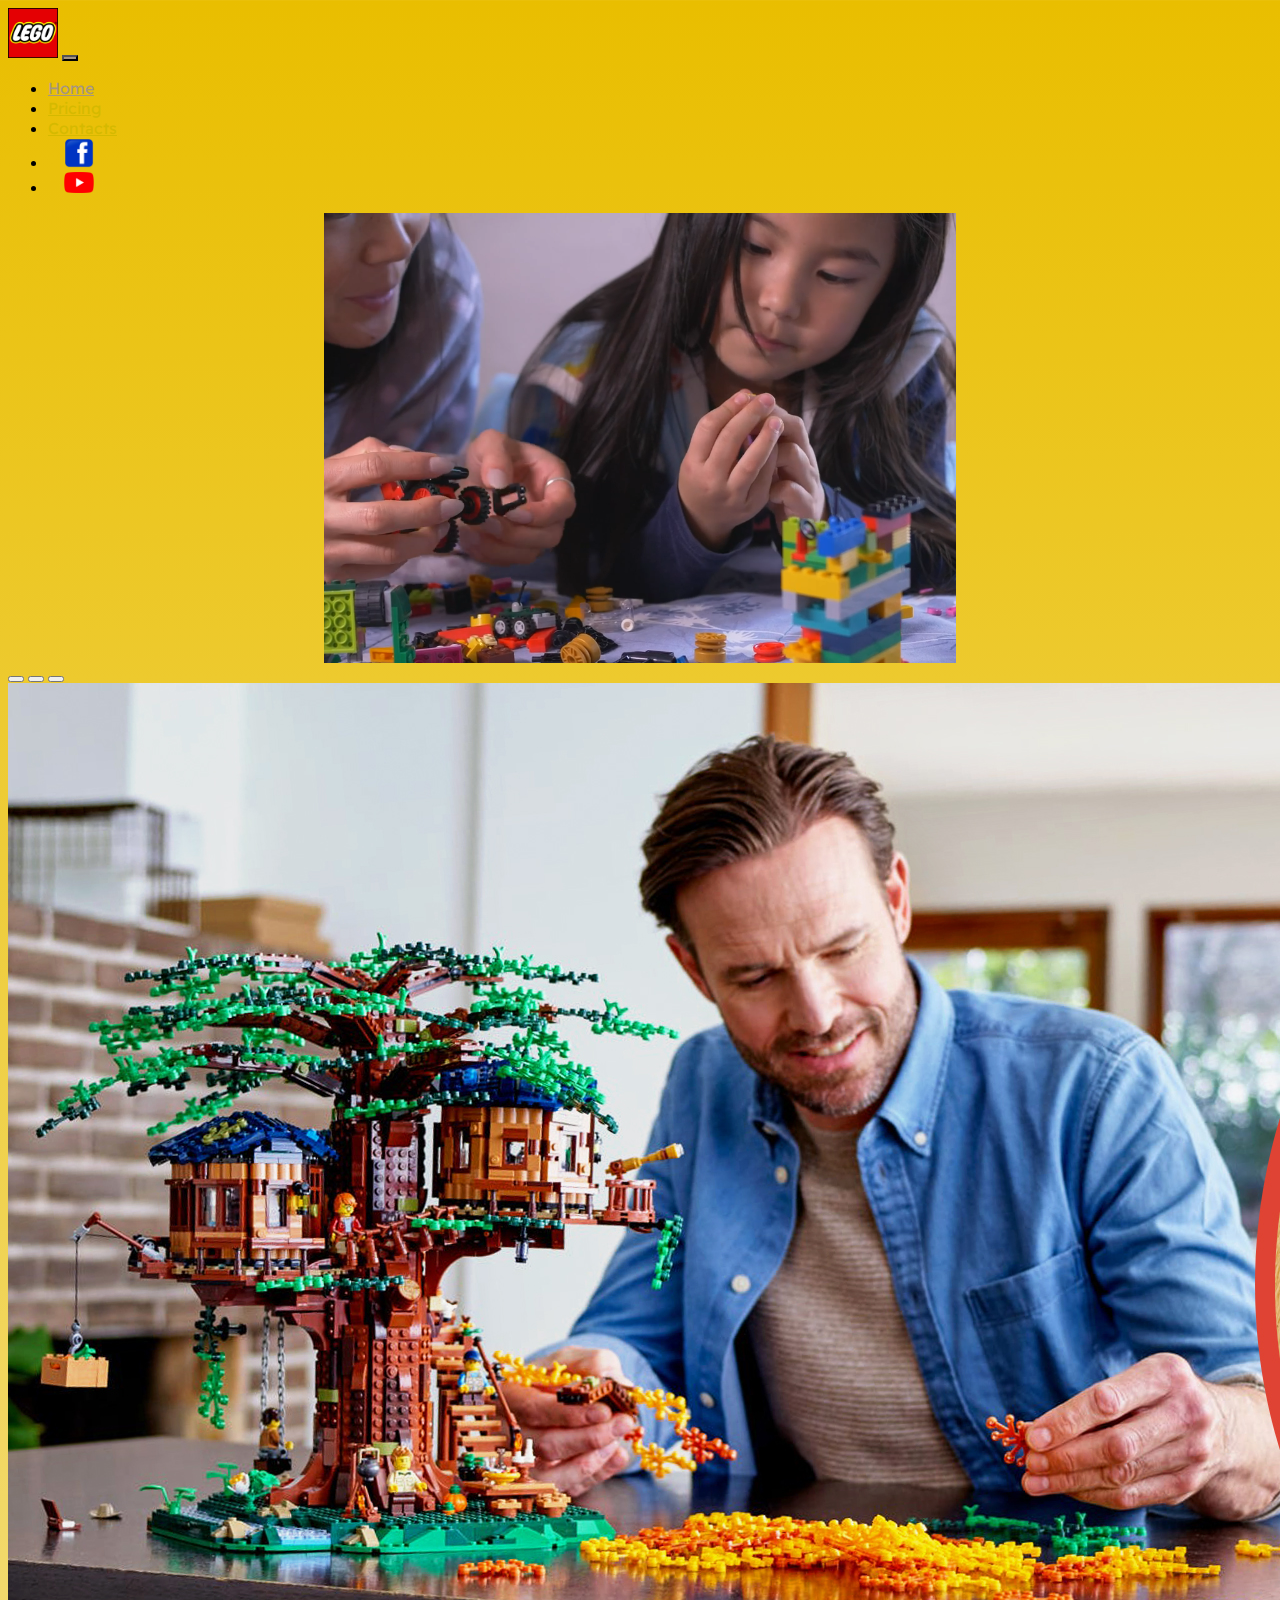
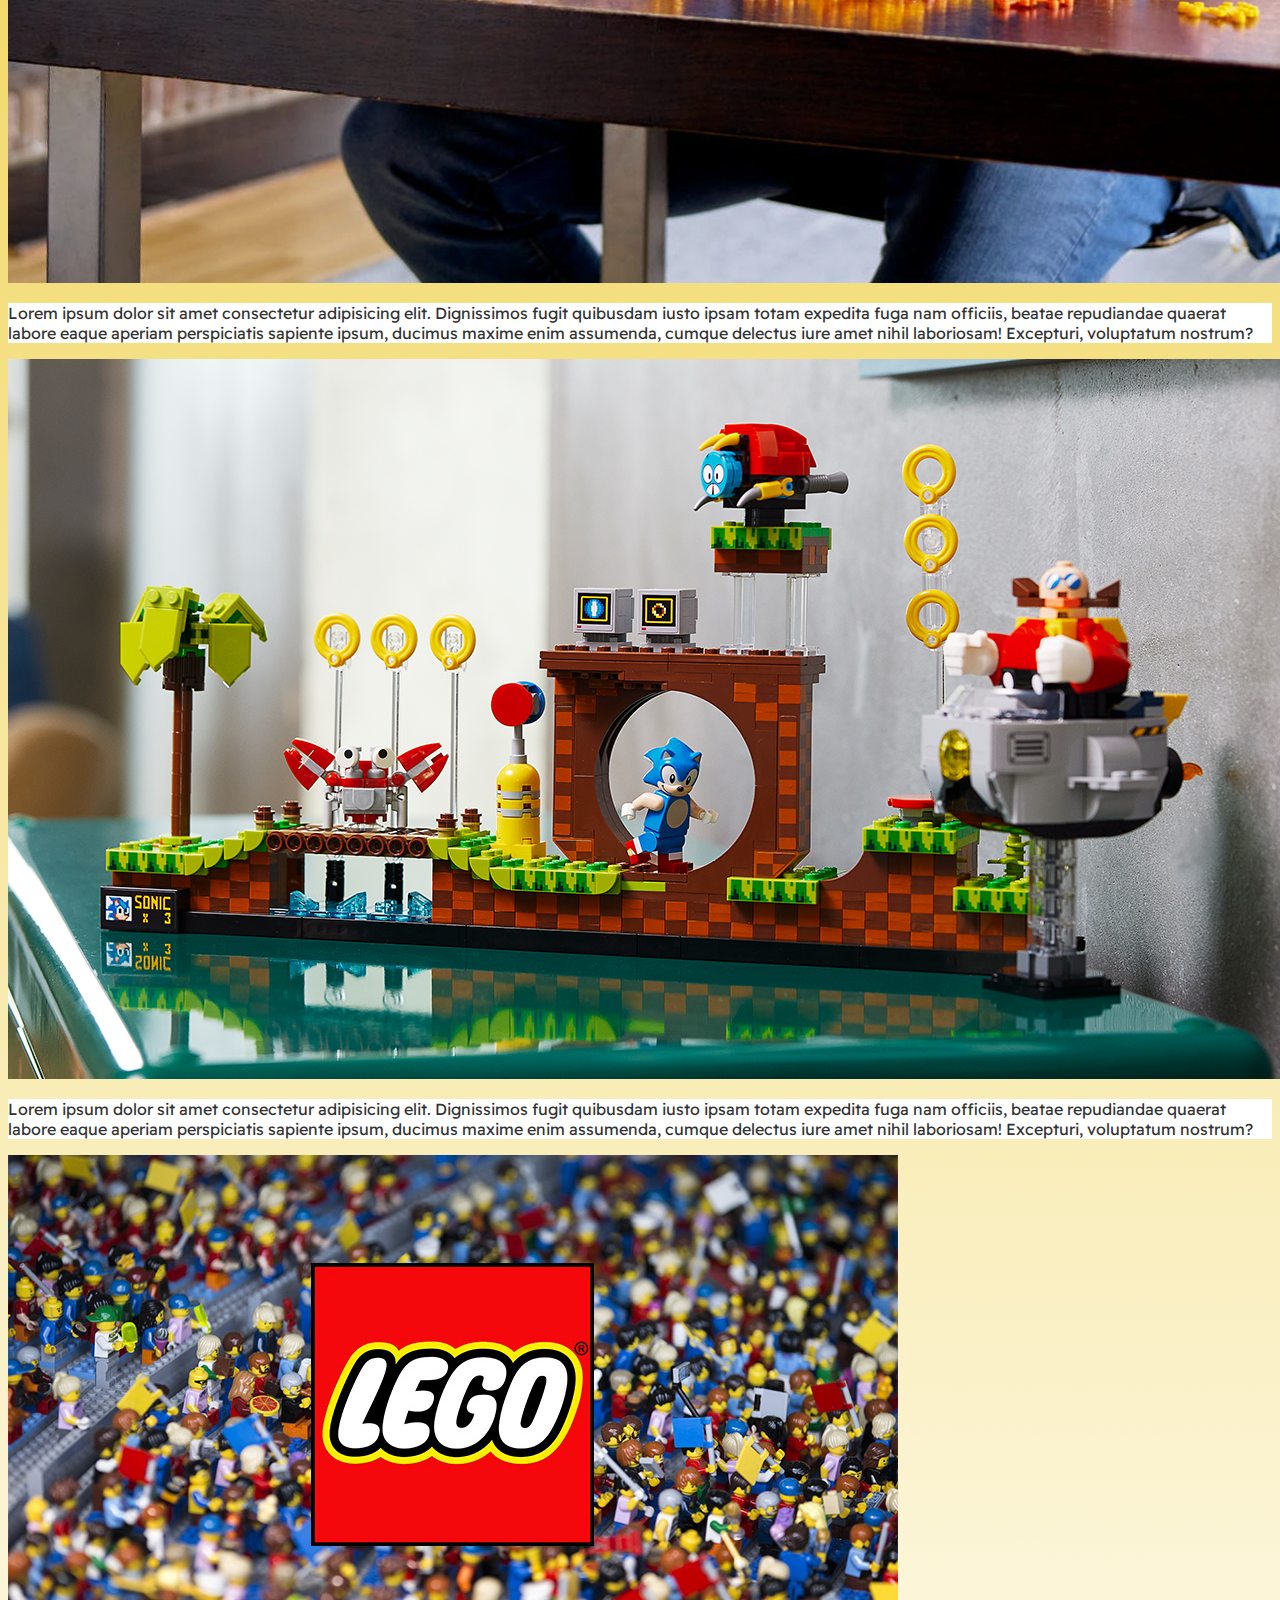
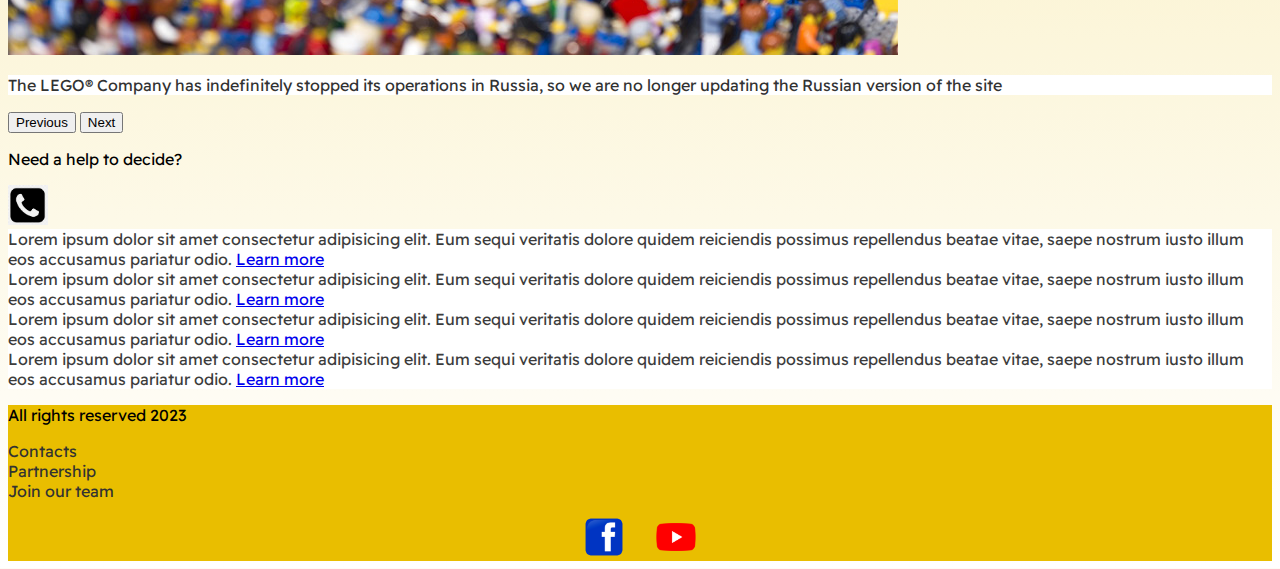
<file: index.html>
<!DOCTYPE html>
<html lang="en">

<head>
    <meta charset="UTF-8">
    <meta name="viewport" content="width=device-width, initial-scale=1.0">
    <link href="https://cdn.jsdelivr.net/npm/bootstrap@5.2.3/dist/css/bootstrap.min.css" rel="stylesheet"
        integrity="sha384-rbsA2VBKQhggwzxH7pPCaAqO46MgnOM80zW1RWuH61DGLwZJEdK2Kadq2F9CUG65" crossorigin="anonymous">
    <link rel="stylesheet" href="Source/styles/mycss.css">
    <link rel="stylesheet" href="Source/styles/bgvideo.css">
    <link rel="apple-touch-icon" sizes="180x180" href="Source/files/favicon_io/apple-touch-icon.png">
    <link rel="icon" type="image/png" sizes="32x32" href="Source/files/favicon_io/favicon-32x32.png">
    <link rel="icon" type="image/png" sizes="16x16" href="Source/files/favicon_io/favicon-16x16.png">
    <link rel="manifest" href="/site.webmanifest">
    <a href="Source/files/favicon_io/"></a>
    <title>LEGO Buy now!</title>
</head>

<body>
    <header>
        <nav class="navbar navbar-expand-lg bg-dark">
            <div class="container-fluid">
                <a class="navbar-brand" href="/"><img src="Source/files/LEGO_logo.svg.png" alt="Logo"></a>
                <button class="navbar-toggler" type="button" data-bs-toggle="collapse" data-bs-target="#navbarNav"
                    aria-controls="navbarNav" aria-expanded="false" aria-label="Toggle navigation">
                    <span class="navbar-toggler-icon"></span>
                </button>
                <div class="collapse navbar-collapse" id="navbarNav">
                    <ul class="navbar-nav">
                        <li class="nav-item">
                            <a class="nav-link active" aria-current="page" href="/">Home</a>
                        </li>
                        <li class="nav-item">
                            <a class="nav-link" href="pricing.html">Pricing</a>
                        </li>
                        <li class="nav-item">
                            <a class="nav-link" href="pricing.html">Contacts</a>
                        </li>
                        <li class="nav-item">
                            <a class="nav-link" href="pricing.html"><a href="https://en-us.facebook.com/"><img
                                        style="width: 30px; margin-inline: 1em;"
                                        src="Source/images/Facebook_icon.svg.png" alt=""></a></a>
                        </li>
                        <li class="nav-item">
                            <a class="nav-link" href="pricing.html"><a href="https://www.youtube.com/"><img
                                        style="width: 30px; margin-inline: 1em;"
                                        src="Source/images/YouTube_full-color_icon_(2017).svg.png" alt=""></a></a>
                        </li>
                    </ul>
                </div>
            </div>
        </nav>
    </header>
    <section>
       <div class="bgvideo">
           <video src="Source/files/mixkit-mother-and-daughter-playing-together-with-legos-42176-medium.mp4" type="video/mp4" autoplay muted loop></video>

       </div>
        <div class="container-fluid mt-4">
            <div class="row">
                <div class="col-lg-1">

                </div>
                <div class="col-lg-8 col-md-12">
                    <div class="row">
                        <div id="carouselExampleIndicators" class="carousel slide">
                            <div class="carousel-indicators">
                                <button type="button" data-bs-target="#carouselExampleIndicators" data-bs-slide-to="0"
                                    class="active" aria-current="true" aria-label="Slide 1"></button>
                                <button type="button" data-bs-target="#carouselExampleIndicators" data-bs-slide-to="1"
                                    aria-label="Slide 2"></button>
                                <button type="button" data-bs-target="#carouselExampleIndicators" data-bs-slide-to="2"
                                    aria-label="Slide 3"></button>
                            </div>
                            <div class="carousel-inner">
                                <div class="carousel-item active">
                                    <div class="d-block w-100">
                                        <div class="row">
                                            <div class="col-lg-6 col-md-6">
                                                <img src="Source/images/lego-sets-kr-2x1-tease-200908.jpg" class="w-100"
                                                    alt="">
                                            </div>
                                            <div class="col-lg-6 col-md-6 slide-text">
                                                <p>Lorem ipsum dolor sit amet consectetur adipisicing elit. Dignissimos
                                                    fugit quibusdam iusto ipsam totam expedita fuga nam officiis, beatae
                                                    repudiandae quaerat labore eaque aperiam perspiciatis sapiente
                                                    ipsum, ducimus maxime enim assumenda, cumque delectus iure amet
                                                    nihil laboriosam! Excepturi, voluptatum nostrum?</p>
                                            </div>
                                        </div>
                                    </div>
                                </div>
                                <div class="carousel-item">
                                    <div class="d-block w-100">
                                        <div class="row">
                                            <div class="col-lg-6 col-md-6">
                                                <img src="Source/images/TD9sqZaxeAlun9TEo9Uncw.png" class="w-100"
                                                    alt="">
                                            </div>
                                            <div class="col-lg-6 col-md-6 slide-text">
                                                <p>Lorem ipsum dolor sit amet consectetur adipisicing elit. Dignissimos
                                                    fugit quibusdam iusto ipsam totam expedita fuga nam officiis, beatae
                                                    repudiandae quaerat labore eaque aperiam perspiciatis sapiente
                                                    ipsum, ducimus maxime enim assumenda, cumque delectus iure amet
                                                    nihil laboriosam! Excepturi, voluptatum nostrum?</p>
                                            </div>
                                        </div>
                                    </div>
                                </div>
                                <div class="carousel-item">
                                    <div class="d-block w-100">
                                        <div class="row">
                                            <div class="col-lg-6 col-md-6">
                                                <img src="Source/images/legoooo.jpeg" class="w-100" alt="">
                                            </div>
                                            <div class="col-lg-6 col-md-6 slide-text">
                                                <p>The LEGO® Company has indefinitely stopped its operations in Russia,
                                                    so we are no longer updating the Russian version of the site</p>
                                            </div>
                                        </div>
                                    </div>
                                </div>
                            </div>
                            <button class="carousel-control-prev" type="button"
                                data-bs-target="#carouselExampleIndicators" data-bs-slide="prev">
                                <span class="carousel-control-prev-icon" aria-hidden="true"></span>
                                <span class="visually-hidden">Previous</span>
                            </button>
                            <button class="carousel-control-next" type="button"
                                data-bs-target="#carouselExampleIndicators" data-bs-slide="next">
                                <span class="carousel-control-next-icon" aria-hidden="true"></span>
                                <span class="visually-hidden">Next</span>
                            </button>
                        </div>
                        <div class="col-lg-12 col-md-12 text-center mt-4">
                            <p>Need a help to decide?</p>
                        </div>
                        <div class="col-lg-12 col-md-12 text-center mt-2">
                            <a href="#"><img class="call" style="width: 40px;" src="Source/files/images.png" alt=""></a>
                        </div>
                    </div>
                </div>
                <div class="col-lg-3 col-md-12">
                    <div class="row px-2">
                        <div class="col-lg-12 sidebar my-2">
                            Lorem ipsum dolor sit amet consectetur adipisicing elit. Eum sequi veritatis dolore quidem
                            reiciendis possimus repellendus beatae vitae, saepe nostrum iusto illum eos accusamus
                            pariatur odio. <a href="#">Learn more</a>
                        </div>
                        <div class="col-lg-12 sidebar my-2">
                            Lorem ipsum dolor sit amet consectetur adipisicing elit. Eum sequi veritatis dolore quidem
                            reiciendis possimus repellendus beatae vitae, saepe nostrum iusto illum eos accusamus
                            pariatur odio. <a href="#">Learn more</a>
                        </div>
                        <div class="col-lg-12 sidebar my-2">
                            Lorem ipsum dolor sit amet consectetur adipisicing elit. Eum sequi veritatis dolore quidem
                            reiciendis possimus repellendus beatae vitae, saepe nostrum iusto illum eos accusamus
                            pariatur odio. <a href="#">Learn more</a>
                        </div>
                        <div class="col-lg-12 sidebar my-2">
                            Lorem ipsum dolor sit amet consectetur adipisicing elit. Eum sequi veritatis dolore quidem
                            reiciendis possimus repellendus beatae vitae, saepe nostrum iusto illum eos accusamus
                            pariatur odio. <a href="#">Learn more</a>
                        </div>
                    </div>
                </div>
            </div>
        </div>
    </section>
    <footer class="mt-4">
        <div class="container-fluid">
            <div class="row">
                <div class="col-lg-4 col-md-12 useful-info text-center">
                    <p>
                        All rights reserved 2023
                    </p>
                </div>
                <div class="col-lg-4 col-md-12 useful-info text-center">
                    <p><a href="#">Contacts</a> <br> <a href="#">Partnership</a> <br> <a href="#">Join our team</a></p>
                </div>
                <div class="col-lg-4 col-md-12 media-links">
                    <a href="https://en-us.facebook.com/"><img style="width: 40px; margin-inline: 1em;"
                            src="Source/images/Facebook_icon.svg.png" alt=""></a>
                    <a href="https://www.youtube.com/"><img style="width: 40px; margin-inline: 1em;"
                            src="Source/images/YouTube_full-color_icon_(2017).svg.png" alt=""></a>
                </div>
            </div>
        </div>
    </footer>

    <script src="https://cdn.jsdelivr.net/npm/bootstrap@5.2.3/dist/js/bootstrap.bundle.min.js"
        integrity="sha384-kenU1KFdBIe4zVF0s0G1M5b4hcpxyD9F7jL+jjXkk+Q2h455rYXK/7HAuoJl+0I4"
        crossorigin="anonymous"></script>
</body>

</html>
</file>
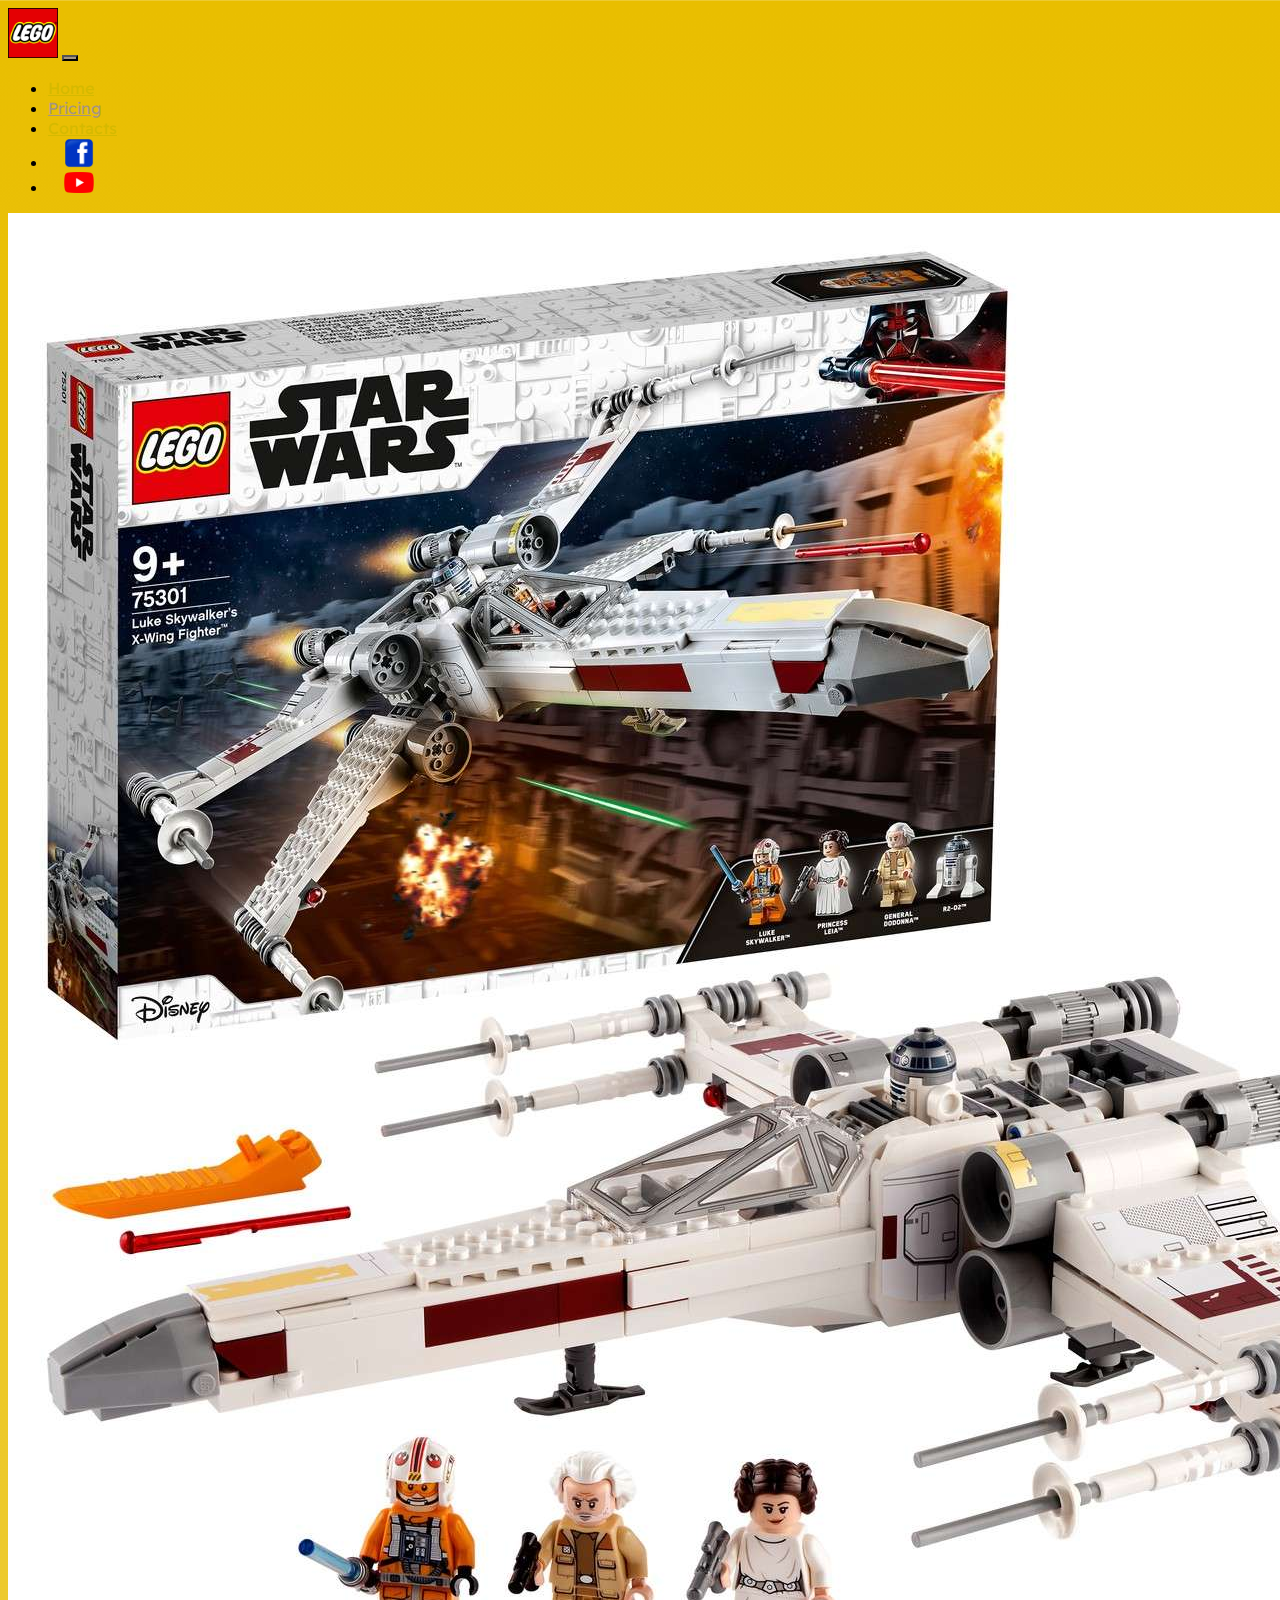
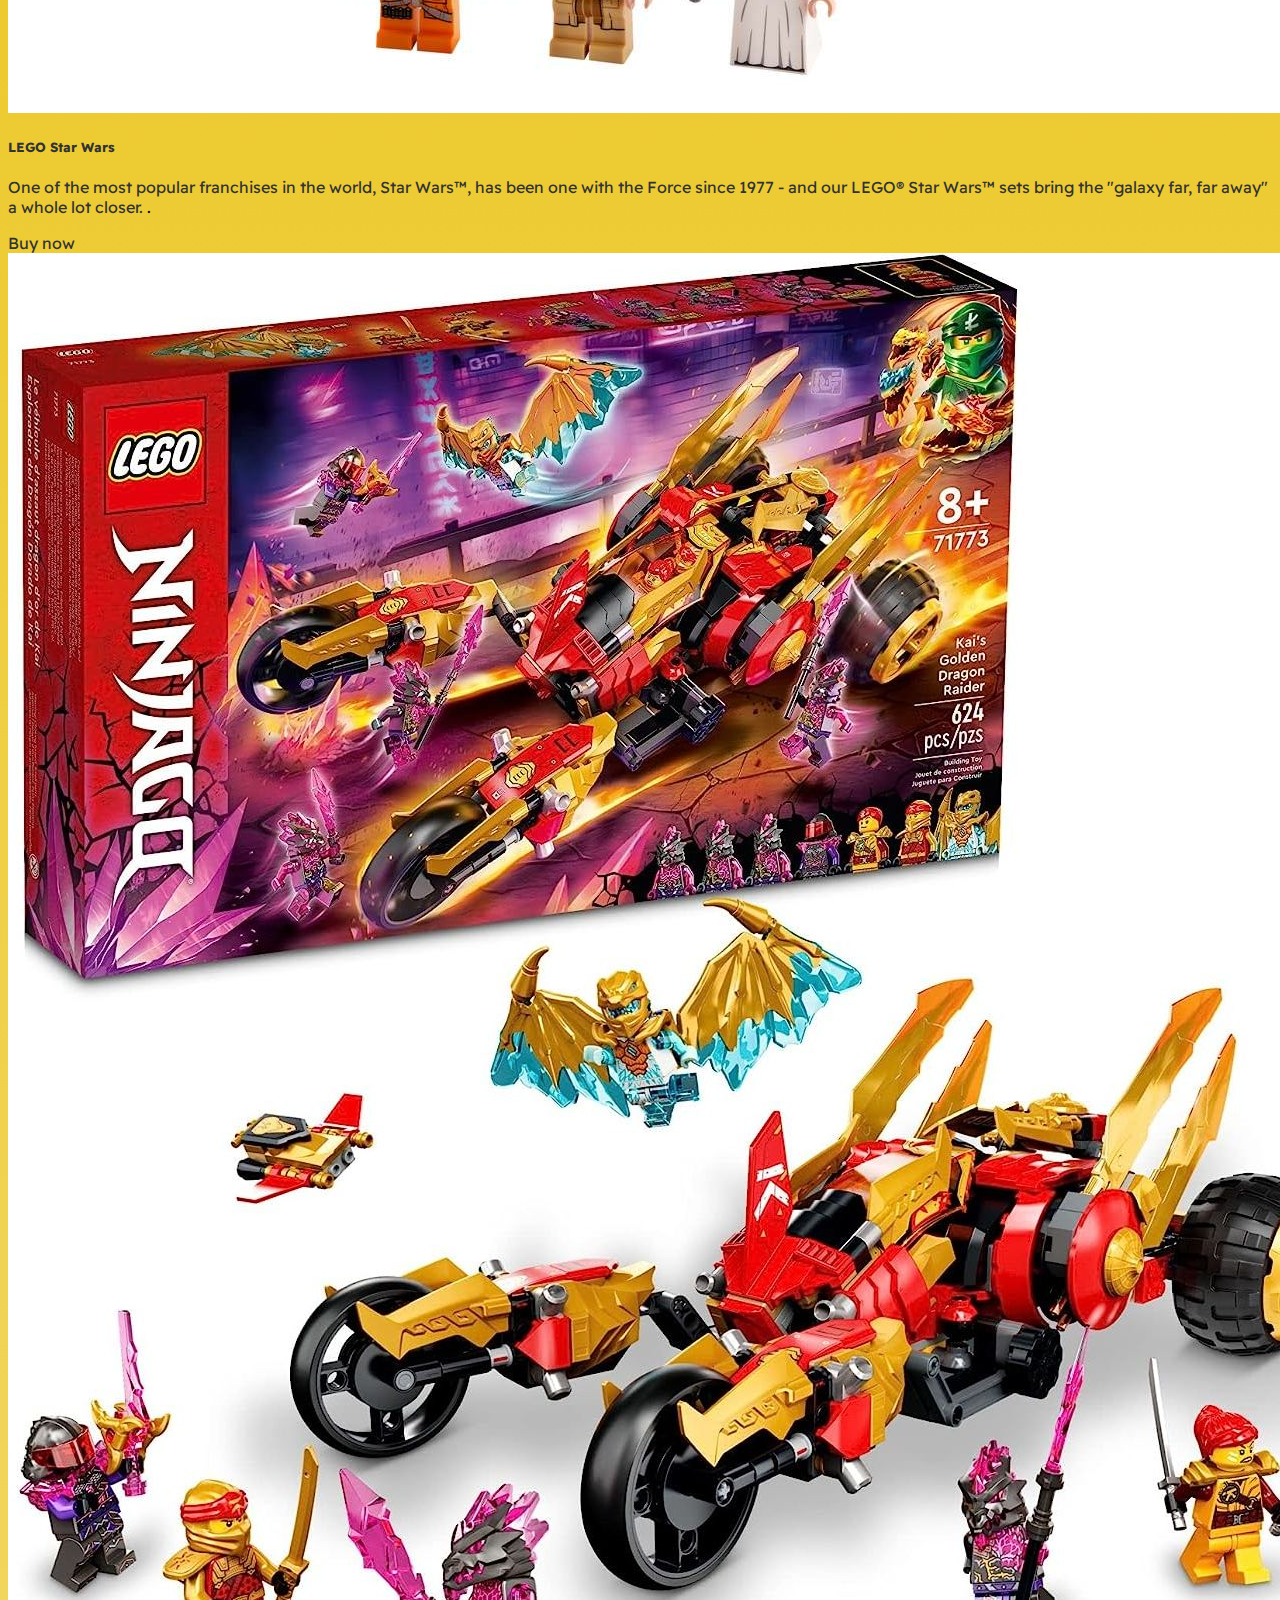
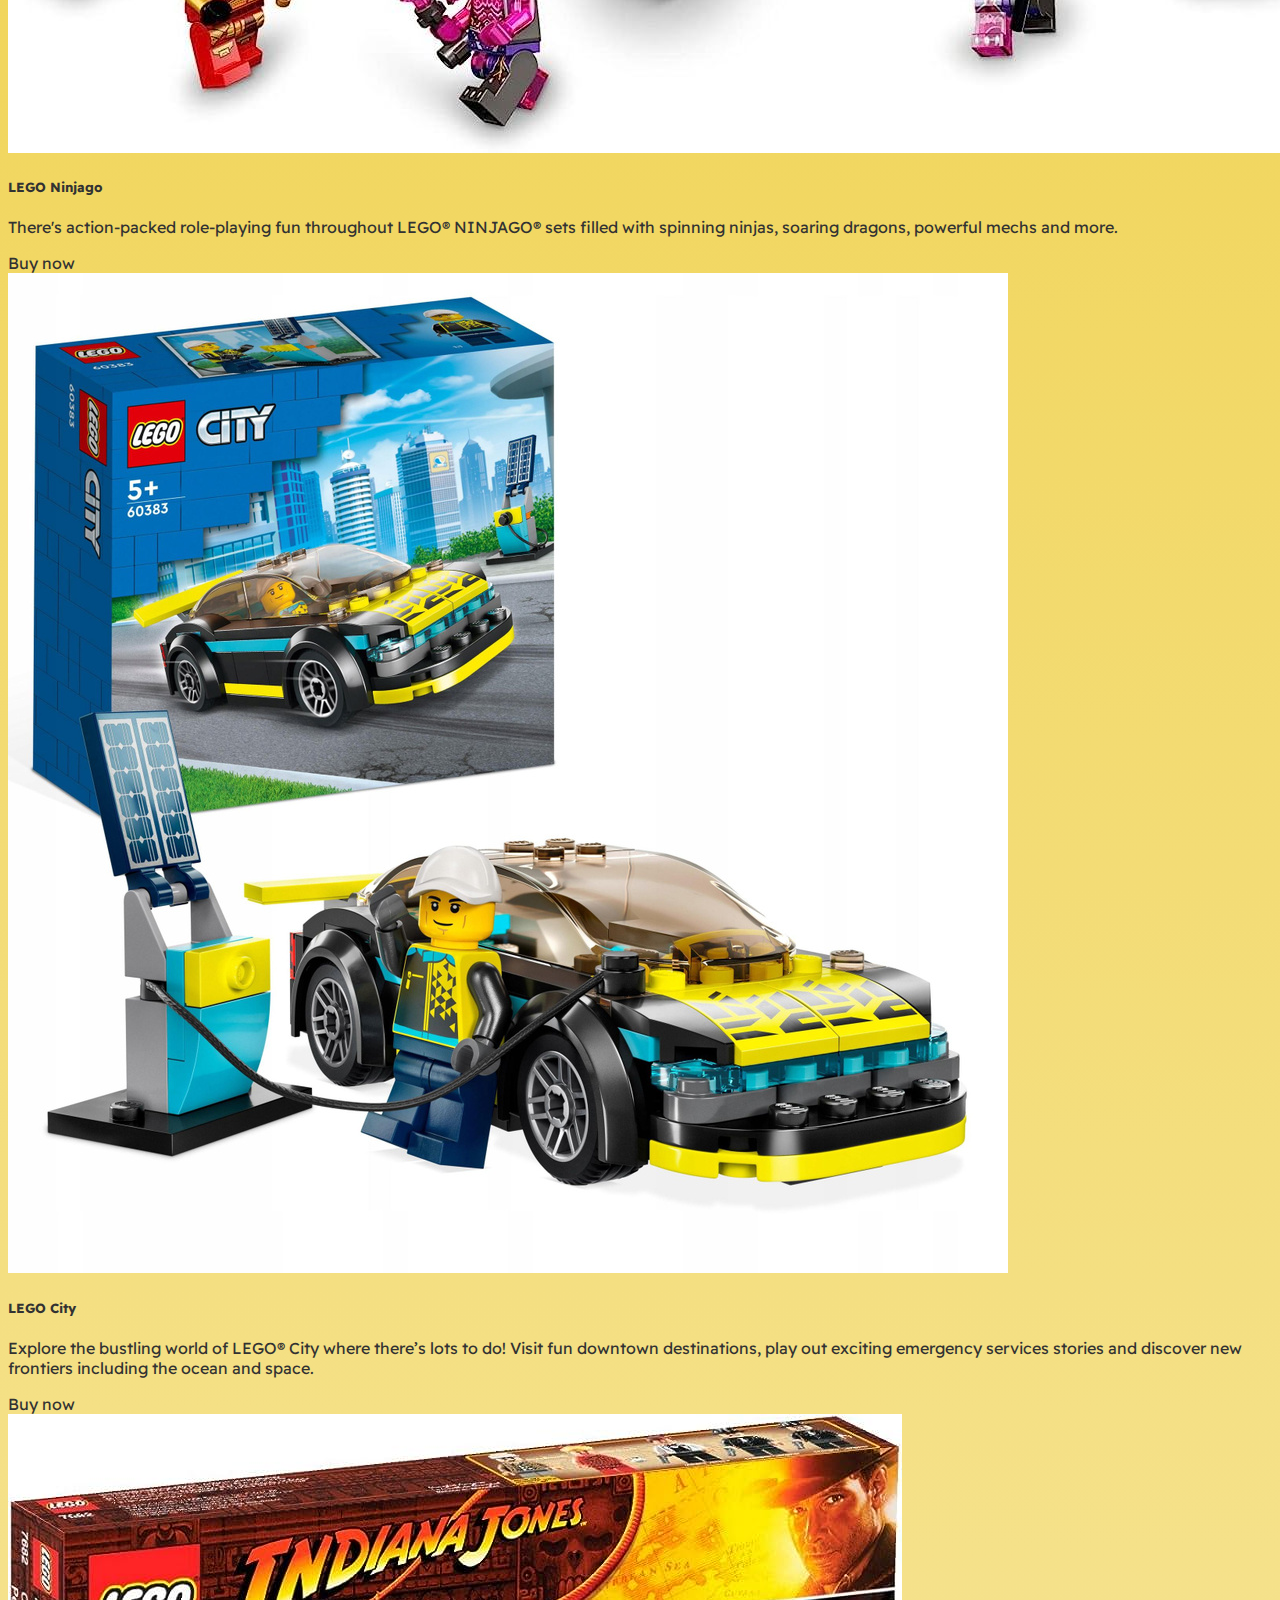
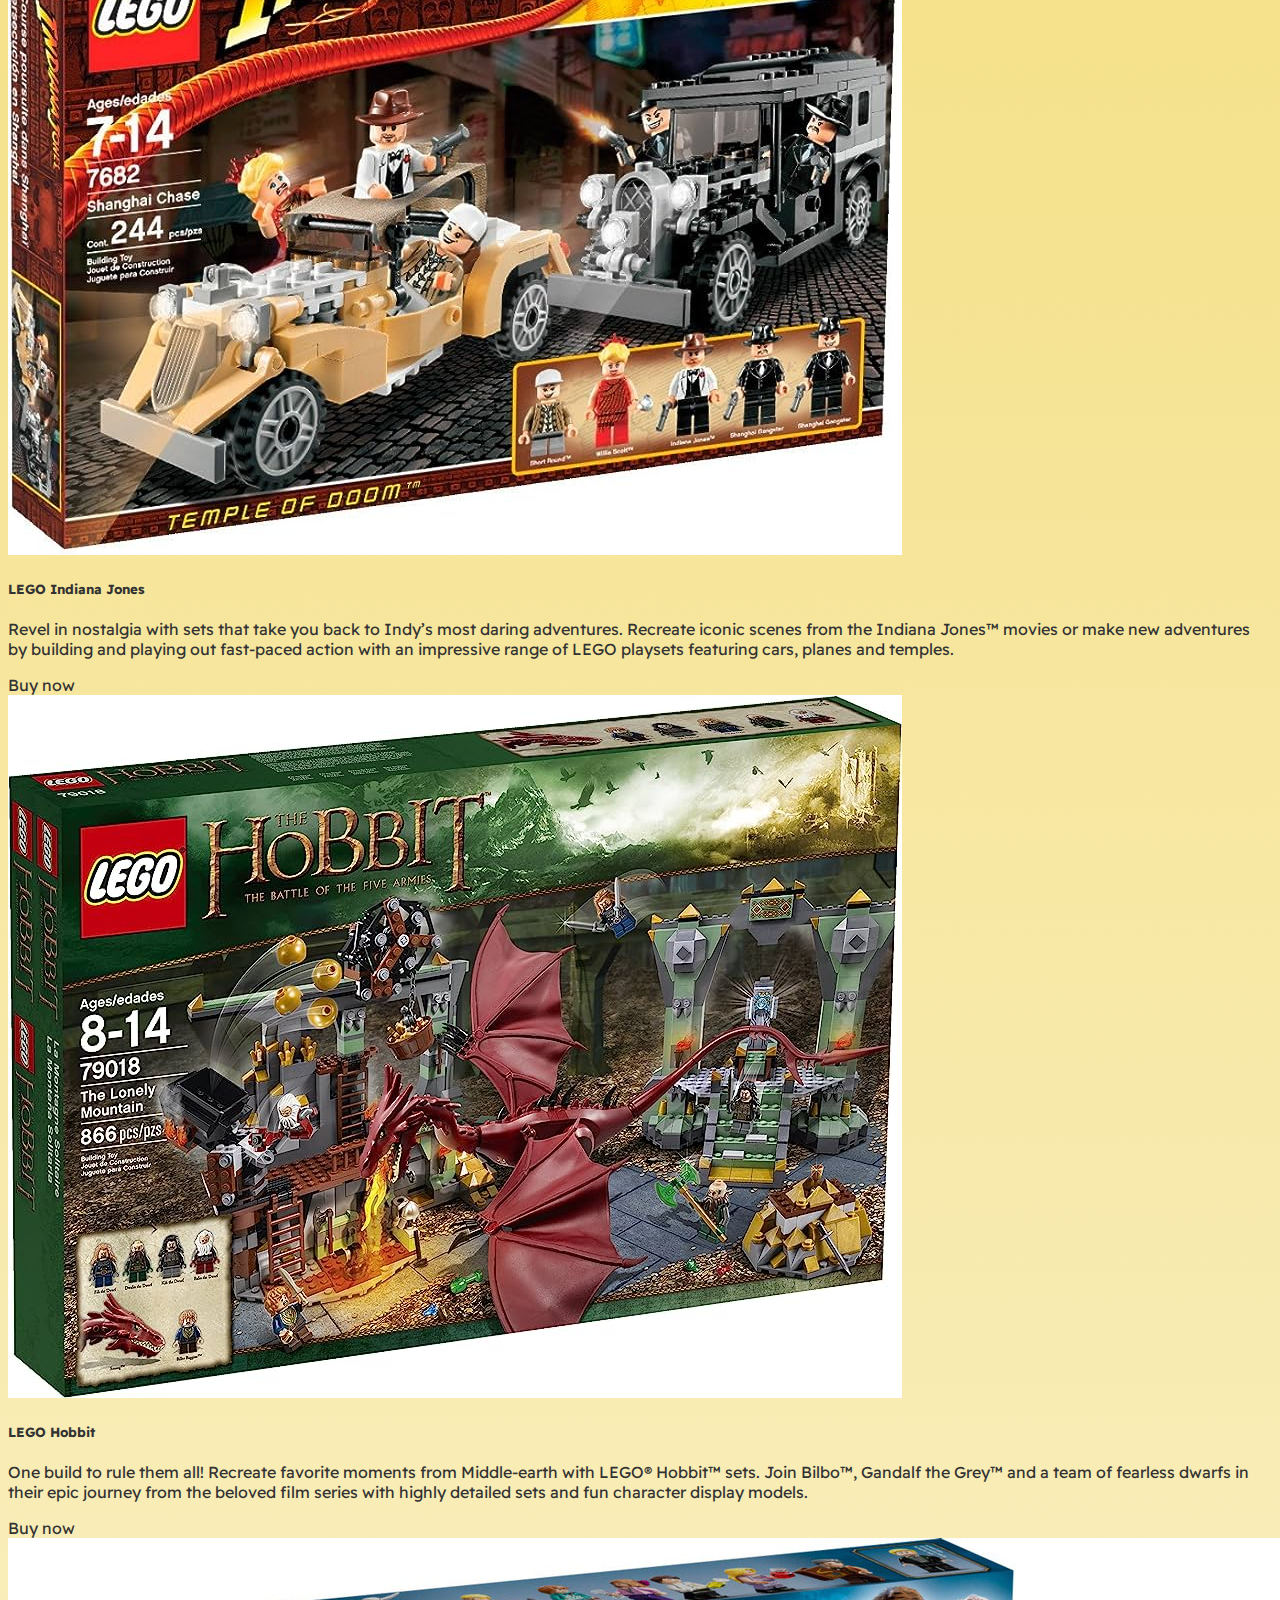
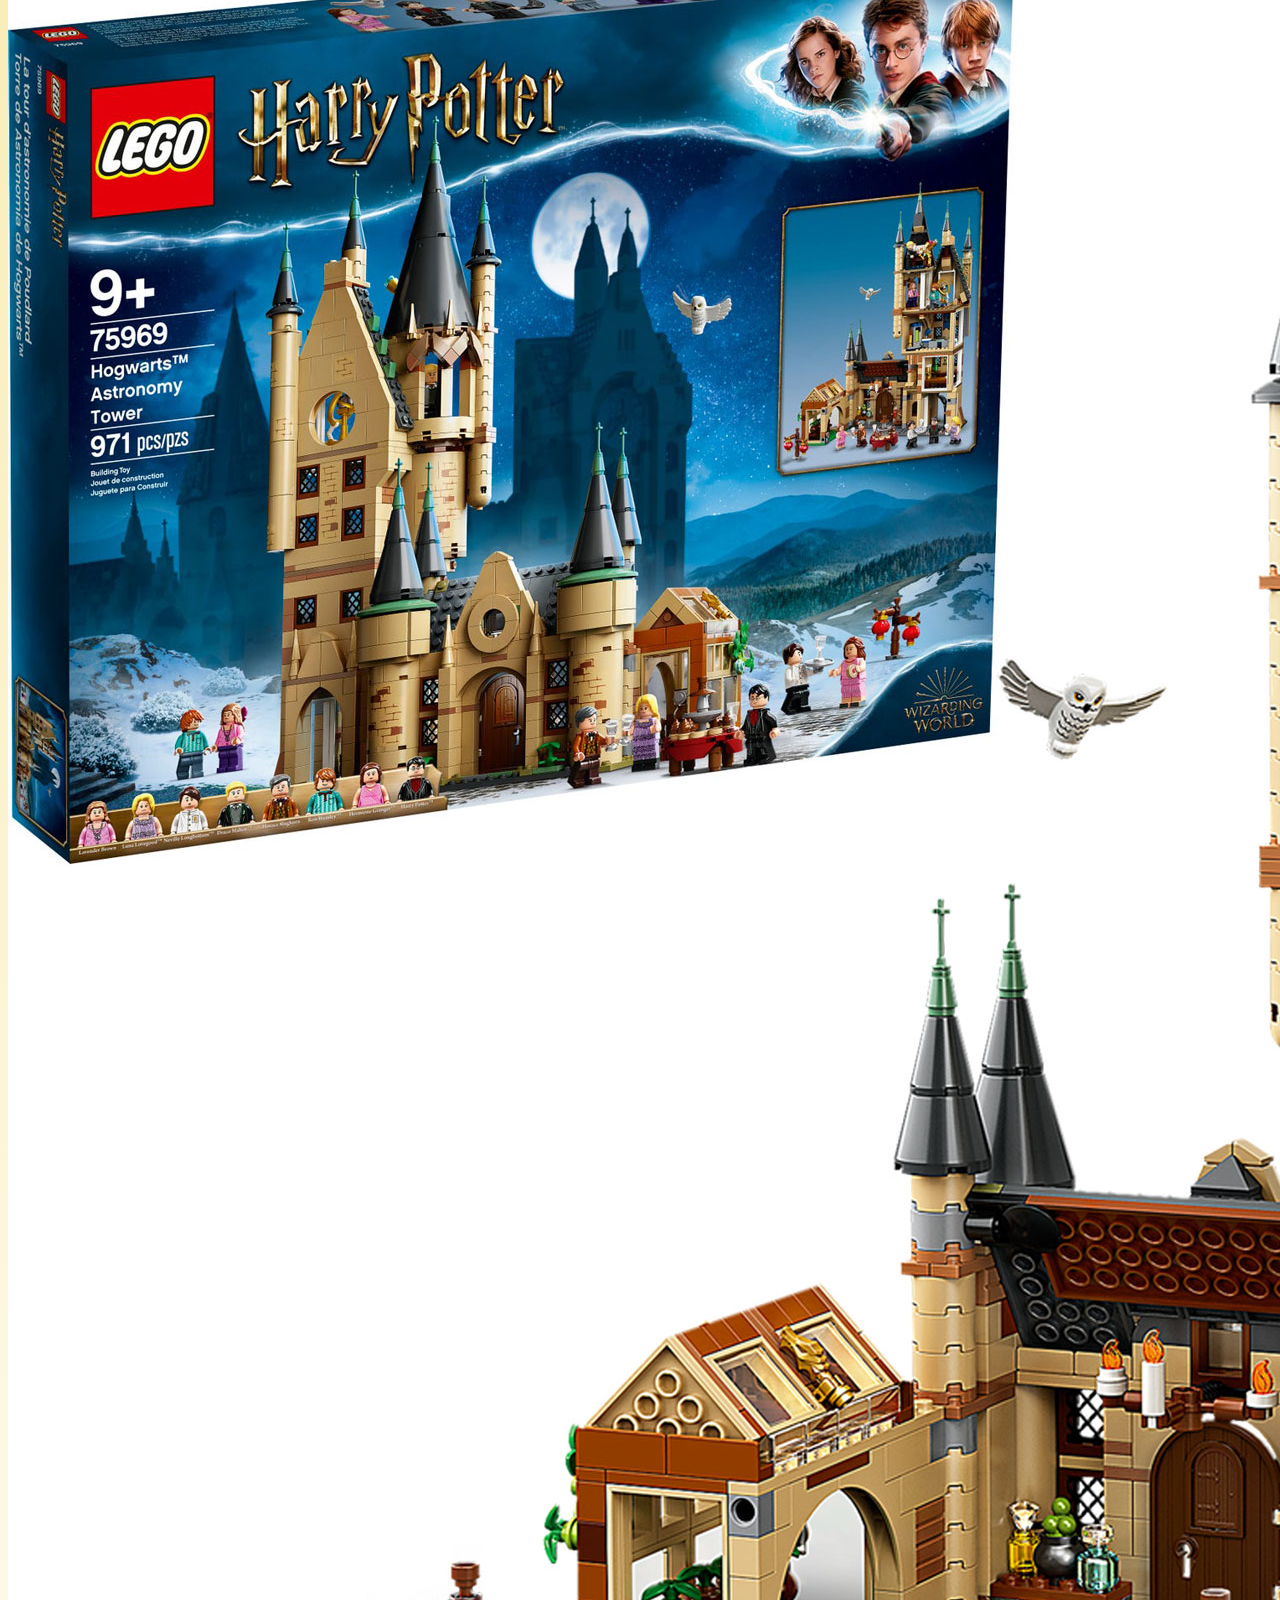
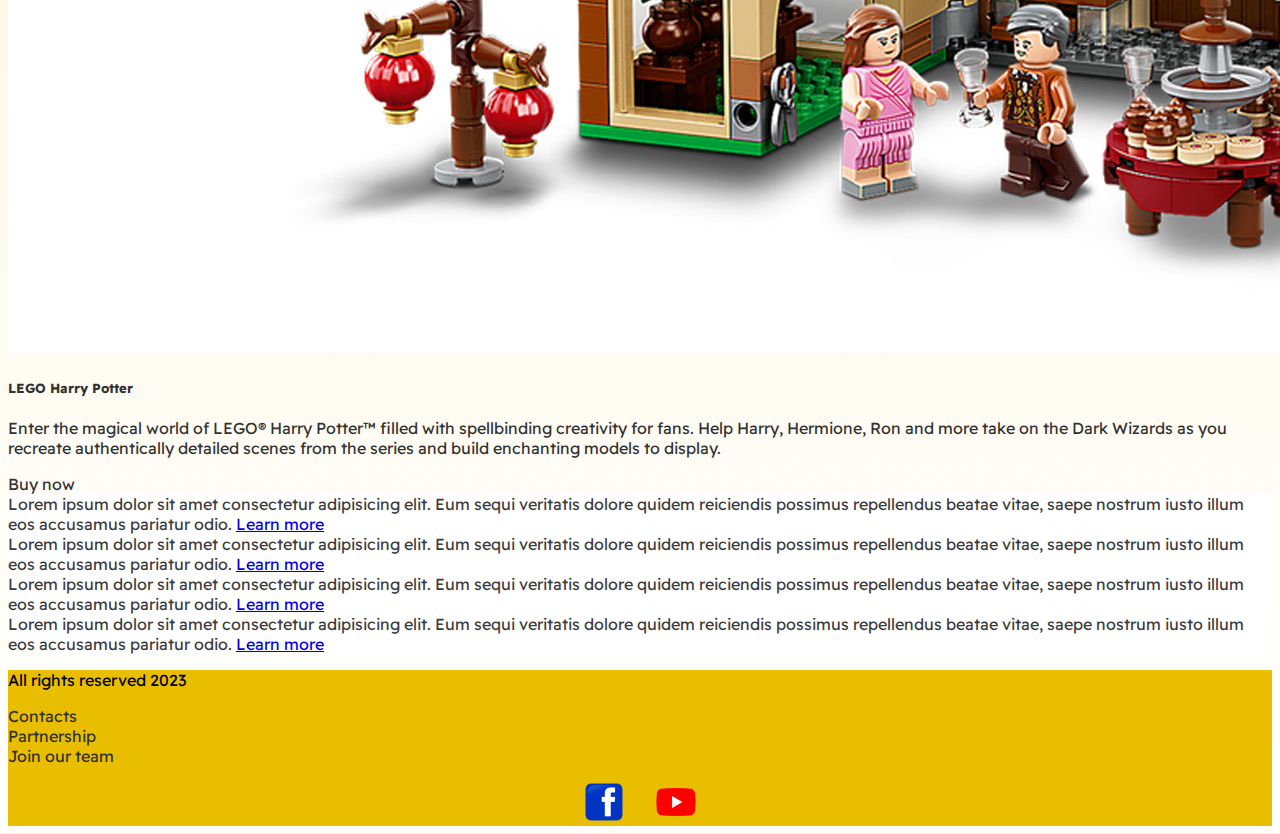
<file: pricing.html>
<!DOCTYPE html>
<html lang="en">

<head>
    <meta charset="UTF-8" />
    <meta name="viewport" content="width=device-width, initial-scale=1.0" />
    <link href="https://cdn.jsdelivr.net/npm/bootstrap@5.2.3/dist/css/bootstrap.min.css" rel="stylesheet"
        integrity="sha384-rbsA2VBKQhggwzxH7pPCaAqO46MgnOM80zW1RWuH61DGLwZJEdK2Kadq2F9CUG65" crossorigin="anonymous" />
    <link rel="stylesheet" href="Source/styles/mycss.css" />
    <title>Document</title>
</head>

<body>
    <header>
        <nav class="navbar navbar-expand-lg bg-dark">
            <div class="container-fluid">
                <a class="navbar-brand" href="/"><img src="Source/files/LEGO_logo.svg.png" alt="Logo" /></a>
                <button class="navbar-toggler" type="button" data-bs-toggle="collapse" data-bs-target="#navbarNav"
                    aria-controls="navbarNav" aria-expanded="false" aria-label="Toggle navigation">
                    <span class="navbar-toggler-icon"></span>
                </button>
                <div class="collapse navbar-collapse" id="navbarNav">
                    <ul class="navbar-nav">
                        <li class="nav-item">
                            <a class="nav-link" aria-current="page" href="/">Home</a>
                        </li>
                        <li class="nav-item">
                            <a class="nav-link active" href="pricing.html">Pricing</a>
                        </li>
                        <li class="nav-item">
                            <a class="nav-link" href="/">Contacts</a>
                        </li>
                        <li class="nav-item">
                            <a class="nav-link" href="pricing.html"><a href="https://en-us.facebook.com/"><img style="width: 30px; margin-inline: 1em;"
                                src="Source/images/Facebook_icon.svg.png" alt=""></a></a>
                        </li>
                        <li class="nav-item">
                            <a class="nav-link" href="pricing.html"><a href="https://www.youtube.com/"><img style="width: 30px; margin-inline: 1em;"
                                src="Source/images/YouTube_full-color_icon_(2017).svg.png" alt=""></a></a>
                        </li>
                    </ul>
                </div>
            </div>
        </nav>
    </header>
    <section>
        <div class="container-fluid mt-4">
            <div class="row">
                <div class="col-lg-1"></div>
                <div class="col-lg-8 col-md-12">
                    <div class="row">
                        <div class="col-lg-4 col-md-6 mt-2">
                            <div class="card">
                                <a href="Source/images/iStock-587934596 (1).jpg">
                                    <img src="Source/images/006bcc95ef0207f86213ccdebb664991.jpeg" class="card-img-top"
                                        alt="..." />
                                </a>
                                <div class="card-body">
                                    <h5 class="card-title"><a href="Source/images/iStock-587934596 (1).jpg">LEGO Star
                                            Wars</a></h5>
                                    <p class="card-text">
                                        <a href="Source/images/iStock-587934596 (1).jpg">
                                            One of the most popular franchises in the world, Star
                                            Wars™, has been one with the Force since 1977 - and our
                                            LEGO® Star Wars™ sets bring the "galaxy far, far away" a
                                            whole lot closer. </a>.
                                    </p>
                                    <a href="Source/images/iStock-587934596 (1).jpg" class="btn btn-primary">Buy now</a>
                                </div>
                            </div>
                        </div>
                        <div class="col-lg-4 col-md-6 mt-2">
                            <div class="card">
                                <a href="Source/images/iStock-587934596 (1).jpg"><img src="Source/images/1_j78a-ch.jpg"
                                        class="card-img-top" alt="..." /></a>
                                <div class="card-body">
                                    <h5 class="card-title"><a href="Source/images/iStock-587934596 (1).jpg">LEGO
                                            Ninjago</a></h5>
                                    <p class="card-text">
                                        <a href="Source/images/iStock-587934596 (1).jpg">
                                            There's action-packed role-playing fun throughout LEGO®
                                            NINJAGO® sets filled with spinning ninjas, soaring
                                            dragons, powerful mechs and more.
                                        </a>
                                    </p>
                                    <a href="Source/images/iStock-587934596 (1).jpg" class="btn btn-primary">Buy now</a>
                                </div>
                            </div>
                        </div>
                        <div class="col-lg-4 col-md-6 mt-2">
                            <div class="card">
                                <a href="Source/images/iStock-587934596 (1).jpg"><img src="Source/images/images.jpg"
                                        class="card-img-top" alt="..." /></a>
                                <div class="card-body">
                                    <h5 class="card-title"><a href="Source/images/iStock-587934596 (1).jpg">LEGO
                                            City</a></h5>
                                    <p class="card-text">
                                        <a href="Source/images/iStock-587934596 (1).jpg">
                                            Explore the bustling world of LEGO® City where there’s
                                            lots to do! Visit fun downtown destinations, play out
                                            exciting emergency services stories and discover new
                                            frontiers including the ocean and space.
                                        </a>
                                    </p>
                                    <a href="Source/images/iStock-587934596 (1).jpg" class="btn btn-primary">Buy now</a>
                                </div>
                            </div>
                        </div>
                        <div class="col-lg-4 col-md-6 mt-2">
                            <div class="card">
                                <a href="Source/images/iStock-587934596 (1).jpg"><img src="Source/images/ij.jpg"
                                        class="card-img-top" alt="..." /></a>
                                <div class="card-body">
                                    <h5 class="card-title">
                                        <a href="Source/images/iStock-587934596 (1).jpg">LEGO Indiana Jones</a>
                                    </h5>
                                    <p class="card-text">
                                        <a href="Source/images/iStock-587934596 (1).jpg">
                                            Revel in nostalgia with sets that take you back to
                                            Indy’s most daring adventures. Recreate iconic scenes
                                            from the Indiana Jones™ movies or make new adventures by
                                            building and playing out fast-paced action with an
                                            impressive range of LEGO playsets featuring cars, planes
                                            and temples.
                                        </a>
                                    </p>
                                    <a href="Source/images/iStock-587934596 (1).jpg" class="btn btn-primary">Buy now</a>
                                </div>
                            </div>
                        </div>
                        <div class="col-lg-4 col-md-6 mt-2">
                            <div class="card">
                                <a href="Source/images/iStock-587934596 (1).jpg"><img src="Source/images/hobbit.jpg"
                                        class="card-img-top" alt="..." /></a>
                                <div class="card-body">
                                    <h5 class="card-title"><a href="Source/images/iStock-587934596 (1).jpg">LEGO
                                            Hobbit</a></h5>
                                    <p class="card-text">
                                        <a href="Source/images/iStock-587934596 (1).jpg">
                                            One build to rule them all! Recreate favorite moments
                                            from Middle-earth with LEGO® Hobbit™ sets. Join Bilbo™,
                                            Gandalf the Grey™ and a team of fearless dwarfs in their
                                            epic journey from the beloved film series with highly
                                            detailed sets and fun character display models.
                                        </a>
                                    </p>
                                    <a href="Source/images/iStock-587934596 (1).jpg" class="btn btn-primary">Buy now</a>
                                </div>
                            </div>
                        </div>
                        <div class="col-lg-4 col-md-6 mt-2">
                            <div class="card">
                                <a href="Source/images/iStock-587934596 (1).jpg"><img src="Source/images/harry.jpg"
                                        class="card-img-top" alt="..." /></a>
                                <div class="card-body">
                                    <h5 class="card-title">
                                        <a href="Source/images/iStock-587934596 (1).jpg">LEGO Harry Potter</a>
                                    </h5>
                                    <p class="card-text">
                                        <a href="Source/images/iStock-587934596 (1).jpg">
                                            Enter the magical world of LEGO® Harry Potter™ filled
                                            with spellbinding creativity for fans. Help Harry,
                                            Hermione, Ron and more take on the Dark Wizards as you
                                            recreate authentically detailed scenes from the series
                                            and build enchanting models to display.
                                        </a>
                                    </p>
                                    <a href="Source/images/iStock-587934596 (1).jpg" class="btn btn-primary">Buy now</a>
                                </div>
                            </div>
                        </div>
                    </div>
                </div>
                <div class="col-lg-3 col-md-12">
                    <div class="row px-2">
                        <div class="col-lg-12 sidebar my-2">
                            Lorem ipsum dolor sit amet consectetur adipisicing elit. Eum
                            sequi veritatis dolore quidem reiciendis possimus repellendus
                            beatae vitae, saepe nostrum iusto illum eos accusamus pariatur
                            odio. <a href="#">Learn more</a>
                        </div>
                        <div class="col-lg-12 sidebar my-2">
                            Lorem ipsum dolor sit amet consectetur adipisicing elit. Eum
                            sequi veritatis dolore quidem reiciendis possimus repellendus
                            beatae vitae, saepe nostrum iusto illum eos accusamus pariatur
                            odio. <a href="#">Learn more</a>
                        </div>
                        <div class="col-lg-12 sidebar my-2">
                            Lorem ipsum dolor sit amet consectetur adipisicing elit. Eum
                            sequi veritatis dolore quidem reiciendis possimus repellendus
                            beatae vitae, saepe nostrum iusto illum eos accusamus pariatur
                            odio. <a href="#">Learn more</a>
                        </div>
                        <div class="col-lg-12 sidebar my-2">
                            Lorem ipsum dolor sit amet consectetur adipisicing elit. Eum
                            sequi veritatis dolore quidem reiciendis possimus repellendus
                            beatae vitae, saepe nostrum iusto illum eos accusamus pariatur
                            odio. <a href="#">Learn more</a>
                        </div>
                    </div>
                </div>
            </div>
        </div>
    </section>
    <footer class="mt-4">
        <div class="container-fluid">
            <div class="row">
                <div class="col-lg-4 col-md-12 useful-info text-center">
                    <p>
                        All rights reserved 2023
                    </p>
                </div>
                <div class="col-lg-4 col-md-12 useful-info text-center">
                    <p><a href="#">Contacts</a> <br> <a href="#">Partnership</a> <br> <a href="#">Join our team</a></p>
                </div>
                <div class="col-lg-4 col-md-12 media-links">
                    <a href="https://en-us.facebook.com/"><img style="width: 40px; margin-inline: 1em;"
                            src="Source/images/Facebook_icon.svg.png" alt=""></a>
                    <a href="https://www.youtube.com/"><img style="width: 40px; margin-inline: 1em;"
                            src="Source/images/YouTube_full-color_icon_(2017).svg.png" alt=""></a>
                </div>
            </div>
        </div>
    </footer>
    <script src="https://cdn.jsdelivr.net/npm/bootstrap@5.2.3/dist/js/bootstrap.bundle.min.js"
        integrity="sha384-kenU1KFdBIe4zVF0s0G1M5b4hcpxyD9F7jL+jjXkk+Q2h455rYXK/7HAuoJl+0I4"
        crossorigin="anonymous"></script>
</body>

</html>
</file>
<file: Source/styles/mycss.css>
@import url('https://fonts.googleapis.com/css?family=Readex Pro');

body {
    font-family: Readex Pro;
    background: linear-gradient(180deg, #e9be00 0%, #fff 100%);
}

.nav-link {
    color: rgb(213, 185, 0);
}

.navbar-nav .nav-link.active {
    color: rgb(166, 150, 127);
}

.navbar-brand img {
    width: 50px;
}

.navbar-toggler {
    background-color: rgb(166, 150, 127);
    ;
}

.sidebar {
    color: rgb(60, 60, 60);
    background-color: #fff;
}

.card a {
    text-decoration: none;
    color: rgb(50, 50, 50);
}

.slide-text {
    color: rgb(50, 50, 50);
    background-color: white;
    margin: auto auto;
}

.call {
    animation: myAnim 2s ease 3s infinite normal forwards;
}

@keyframes myAnim {
    0% {
        transform: scale3d(1, 1, 1);
    }

    30% {
        transform: scale3d(0.75, 1.25, 1);
    }

    40% {
        transform: scale3d(1.25, 0.75, 1);
    }

    50% {
        transform: scale3d(0.85, 1.15, 1);
    }

    65% {
        transform: scale3d(1.05, 0.95, 1);
    }

    75% {
        transform: scale3d(0.95, 1.05, 1);
    }

    100% {
        transform: scale3d(1, 1, 1);
    }
}

@media (max-width: 755px) {
    .carousel-indicators {
        display: none;
    }
}

footer {
    background-color: #e9be00;
    border-top: black;
}

.media-links {
    display: flex;
    justify-content: center;
    align-items: center;
}

.useful-info>p>a {
    text-decoration: none;
    color: rgb(50, 50, 50);
    margin: auto auto;
}
</file>
<file: Source/styles/bgvideo.css>
.bgvideo {
    width: 100%;
    height: 50vh;
    position: relative;
}

.bgvideo video {
    width: 50%;
    height: 50vh;
    position: absolute;
    top: 0;
    left: 25%;
    object-fit: cover;
}
</file>
